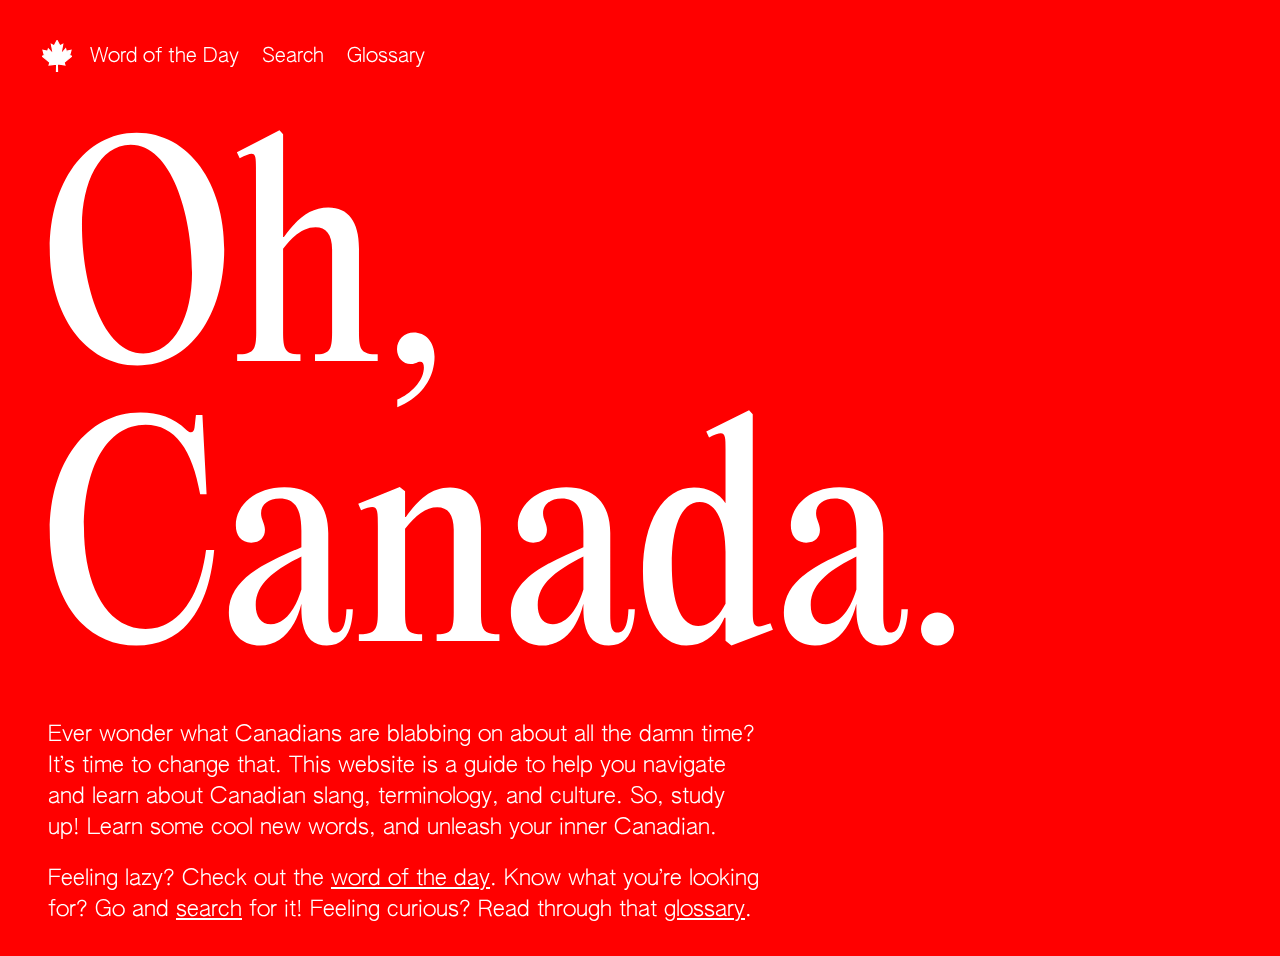
<file: ohcanada/index.html>
<!DOCTYPE html>
<html>
  <head>
    <meta charset="utf-8" />
    <meta http-equiv="X-UA-Compatible" content="IE=edge" />
    <title>Oh, Canada.</title>
    <link href="assets/images/favicon-2.ico" rel="icon" sizes="any" />
    <link href="assets/images/favicon-2.svg" rel="icon" type="image/svg+xml" />
    <link href="assets/images/touch.png" rel="apple-touch-icon" />
    <meta name="description" content="" />
    <meta name="viewport" content="width=device-width, initial-scale=1" />
    <link rel="stylesheet" href="assets/styles/reset.css" />
    <link rel="stylesheet" href="assets/styles/common.css" />
    <link rel="stylesheet" href="assets/styles/index.css" />
    <!-- <script src="assets/index.js" async defer></script> -->
  </head>
  <body>
    <nav>
      <a class="" href="index.html">
        <svg
          id="maple-leaf"
          class="leaf-selected"
          data-name="Layer 1"
          xmlns="http://www.w3.org/2000/svg"
          viewBox="0 0 395.08 423.77"
        >
          <defs></defs>
          <path
            class="cls-1 fill"
            d="M204.54,420.41l-2.24-98.56a11.72,11.72,0,0,1,2.24-3.36c1.12-1.12,2.24-1.68,2.8-2.24,31.36,3.92,62.72,8.4,94.08,12.32l-9-28a24.25,24.25,0,0,1-.56-2.8A4.28,4.28,0,0,1,293,295c32.48-26.88,64.4-53.2,96.88-80.08l-21.28-10.08c-.56-.56-3.92-1.12-3.92-5,0-1.68.56-5.6,1.12-6.16,5.6-20.16,10.08-37.52,15.68-57.68l-51,10.64c-1.12,0-6.16,1.68-7.84,0a42.64,42.64,0,0,1-3.92-5c-2.8-9-4.48-15.68-7.28-25.2l-43.68,49.28c-2.24,2.8-6.16,3.36-9.52,2.24a8.37,8.37,0,0,1-4.48-10.08c6.16-33,12.88-66.08,19-99.68L243.73,73.21c-1.12,0-3.36,1.68-6.71.56-3.93-1.12-4.49-3.92-5-4.48C220.78,48,209.58,27.29,198.37,6c-11.2,21.28-22.39,42-33.6,63.28-.56,1.12-1.12,3.92-5,4.48-3.92,1.12-5.6-.56-6.72-.56L123.89,58.09c6.16,33,12.88,66.08,19,99.68a8.39,8.39,0,0,1-4.48,10.08c-3.36,1.68-6.72.56-9.52-2.24L83.58,116.32c-2.8,9-4.48,15.68-7.28,25.2a42.64,42.64,0,0,1-3.92,5c-1.68,1.68-6.72,0-7.84,0l-51-10.64c5.6,20.16,10.08,37.52,15.68,57.68.55.56,1.12,4.48,1.12,6.16,0,3.92-3.36,4.48-3.92,5L5.17,214.88c32.48,26.88,64.4,53.2,96.88,80.08.56.56.56,1.68,1.13,2.8,0,1.12,0,2.24-.56,2.8l-9,28.57c31.36-3.93,62.72-8.4,94.08-12.32.56.55,1.68,1.12,2.8,2.23a11.85,11.85,0,0,1,2.24,3.36L190.54,421h14Z"
            transform="translate(0)"
          />
        </svg>
      </a>

      <a class="button" href="wordoftheday.html">Word of the Day</a>

      <a class="button" href="search.html">Search</a>

      <a class="button" href="glossary.html">Glossary</a>
    </nav>

    <h1 class="big-title">
      Oh, <br />
      Canada.
    </h1>

    <!-- <svg
      id="caret"
      version="1.1"
      viewBox="0 0 700 700"
      xmlns="http://www.w3.org/2000/svg"
    >
      <path
        d="m513.33 221.67c0.003907 3.0938-1.2266 6.0625-3.418 8.2461l-151.67 151.67h0.003906c-2.1875 2.1875-5.1562 3.418-8.25 3.418s-6.0625-1.2305-8.2461-3.418l-151.67-151.67c-4.4219-4.5781-4.3594-11.852 0.14062-16.352s11.777-4.5664 16.355-0.14453l143.42 143.42 143.42-143.42c3.3359-3.3359 8.3555-4.332 12.711-2.5273 4.3594 1.8047 7.2031 6.0586 7.2031 10.777z"
      />
    </svg> -->

    <div class="description-container">
      <p class="description">
        Ever wonder what Canadians are blabbing on about all the damn time?
        It’s&nbsp;time to change that. This website is a guide to help you
        navigate and learn about Canadian slang, terminology, and culture. So,
        study up! Learn some cool new words, and unleash your
        inner&nbsp;Canadian.
      </p>

      <p class="description">
        Feeling lazy? Check out the
        <a href="wordoftheday.html" class="extraspace">word of the day</a>. Know
        what you’re looking for? Go and
        <a href="search.html" class="extraspace">search</a> for it! Feeling
        curious? Read through that&nbsp;<a
          href="glossary.html"
          class="extraspace"
          >glossary</a
        >.
      </p>
    </div>
  </body>
</html>
</file>
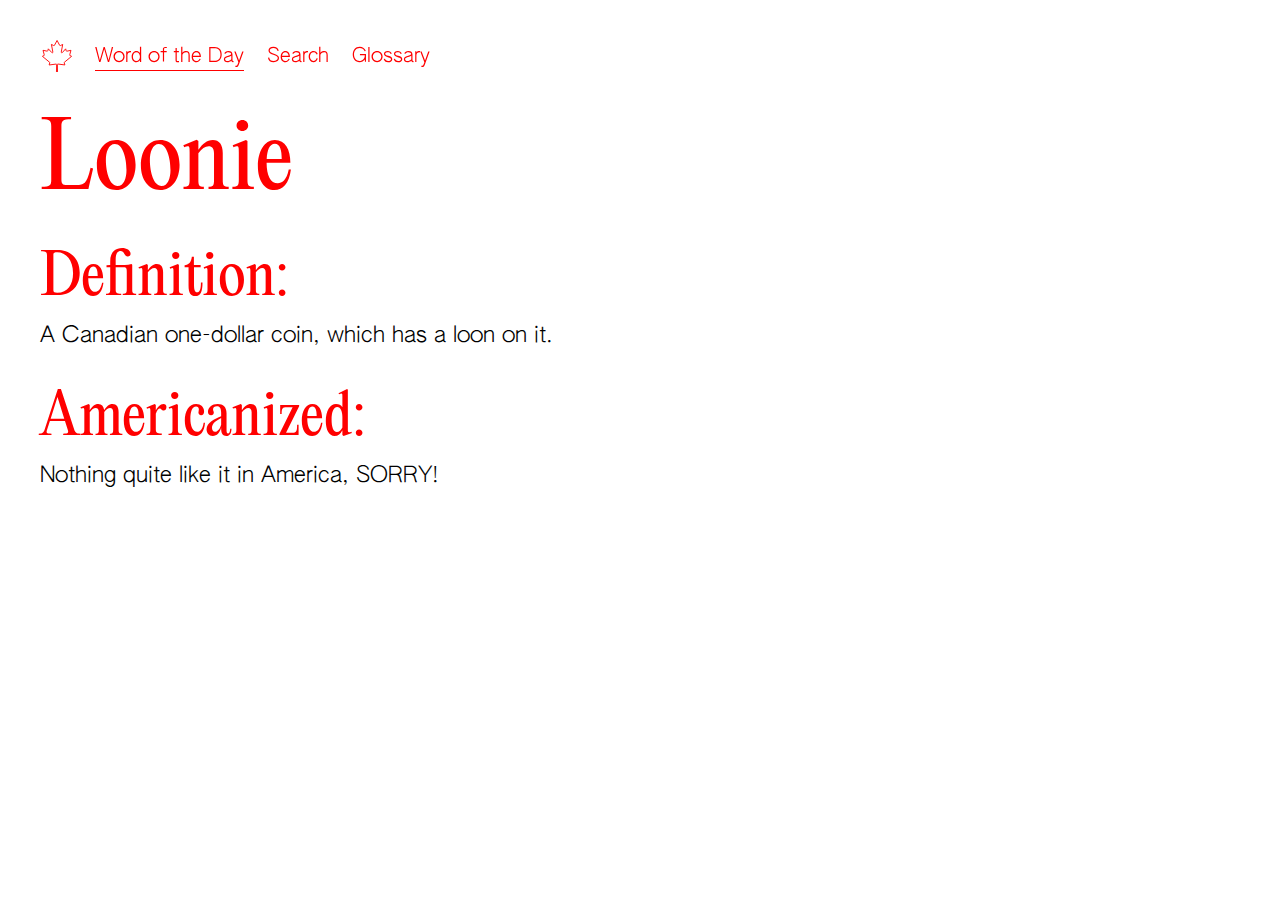
<file: ohcanada/wordoftheday.html>
<!DOCTYPE html>
<html>
  <head>
    <meta charset="utf-8" />
    <meta http-equiv="X-UA-Compatible" content="IE=edge" />
    <title>Word of the Day</title>
    <link href="assets/images/favicon-2.ico" rel="icon" sizes="any" />
    <link href="assets/images/favicon-2.svg" rel="icon" type="image/svg+xml" />
    <link href="assets/images/touch.png" rel="apple-touch-icon" />
    <meta name="description" content="" />
    <meta name="viewport" content="width=device-width, initial-scale=1" />
    <link rel="stylesheet" href="assets/styles/reset.css" />
    <link rel="stylesheet" href="assets/styles/common.css" />
    <script src="https://cdnjs.cloudflare.com/ajax/libs/jquery/3.4.1/jquery.min.js"></script>
    <script src="assets/wordofday.js" async defer></script>
  </head>
  <body>
    <nav>
      <a class="" href="index.html">
        <svg
          id="maple-leaf"
          data-name="Layer 1"
          xmlns="http://www.w3.org/2000/svg"
          viewBox="0 0 395.08 423.77"
        >
          <defs></defs>
          <path
            class="cls-1"
            d="M204.54,420.41l-2.24-98.56a11.72,11.72,0,0,1,2.24-3.36c1.12-1.12,2.24-1.68,2.8-2.24,31.36,3.92,62.72,8.4,94.08,12.32l-9-28a24.25,24.25,0,0,1-.56-2.8A4.28,4.28,0,0,1,293,295c32.48-26.88,64.4-53.2,96.88-80.08l-21.28-10.08c-.56-.56-3.92-1.12-3.92-5,0-1.68.56-5.6,1.12-6.16,5.6-20.16,10.08-37.52,15.68-57.68l-51,10.64c-1.12,0-6.16,1.68-7.84,0a42.64,42.64,0,0,1-3.92-5c-2.8-9-4.48-15.68-7.28-25.2l-43.68,49.28c-2.24,2.8-6.16,3.36-9.52,2.24a8.37,8.37,0,0,1-4.48-10.08c6.16-33,12.88-66.08,19-99.68L243.73,73.21c-1.12,0-3.36,1.68-6.71.56-3.93-1.12-4.49-3.92-5-4.48C220.78,48,209.58,27.29,198.37,6c-11.2,21.28-22.39,42-33.6,63.28-.56,1.12-1.12,3.92-5,4.48-3.92,1.12-5.6-.56-6.72-.56L123.89,58.09c6.16,33,12.88,66.08,19,99.68a8.39,8.39,0,0,1-4.48,10.08c-3.36,1.68-6.72.56-9.52-2.24L83.58,116.32c-2.8,9-4.48,15.68-7.28,25.2a42.64,42.64,0,0,1-3.92,5c-1.68,1.68-6.72,0-7.84,0l-51-10.64c5.6,20.16,10.08,37.52,15.68,57.68.55.56,1.12,4.48,1.12,6.16,0,3.92-3.36,4.48-3.92,5L5.17,214.88c32.48,26.88,64.4,53.2,96.88,80.08.56.56.56,1.68,1.13,2.8,0,1.12,0,2.24-.56,2.8l-9,28.57c31.36-3.93,62.72-8.4,94.08-12.32.56.55,1.68,1.12,2.8,2.23a11.85,11.85,0,0,1,2.24,3.36L190.54,421h14Z"
            transform="translate(0)"
          />
        </svg>
      </a>

      <a class="button selected" href="wordoftheday.html">Word of the Day</a>

      <a class="button" href="search.html">Search</a>

      <a class="button" href="glossary.html">Glossary</a>
    </nav>

    <ul id="wordofdaycontainer">
      <h1 class="term"></h1>
      <h2>Definition:</h2>
      <p class="term-definition"></p>
      <h2>Americanized:</h2>
      <p class="american-version"></p>
    </ul>
  </body>
</html>
</file>
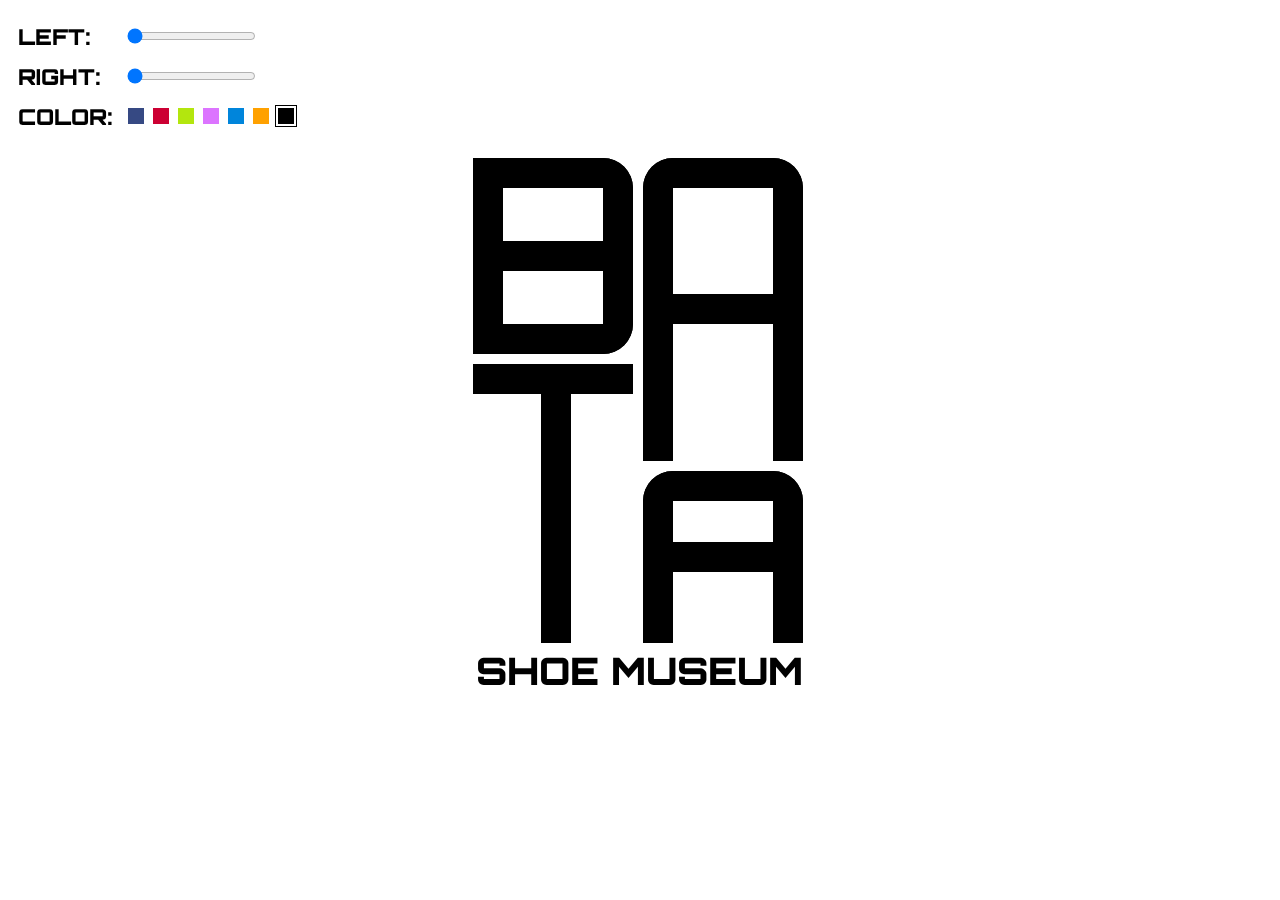
<file: assets/bata/bata-generator.html>
<!DOCTYPE html>
<html>
  <head>
    <meta charset="utf-8" />
    <meta http-equiv="X-UA-Compatible" content="IE=edge" />
    <title></title>
    <meta name="description" content="" />
    <meta name="viewport" content="width=device-width, initial-scale=1" />
    <link rel="preconnect" href="https://fonts.gstatic.com" />
    <link
      href="https://fonts.googleapis.com/css2?family=Orbitron:wght@400;500;600;700;800;900&display=swap"
      rel="stylesheet"
    />
    <link rel="stylesheet" href="bata-styles.css" />
  </head>
  <body>

  <div class="generator"> 
      <div>
        <h1 class="left">LEFT:</h1>
        <input type="range" id="leftslider" min="93" max="380" value="90" />

        <h1 class="right">RIGHT:</h1>
        <input type="range" id="rightslider" min="93" max="380" value="90" />

        <h1 class="color">COLOR:</h1>
        <!-- <input type="button" id="colorbutton" value="Change Color" onclick="changeCC()"> -->
      </div>

      <div class="container">
        <div id="square1" class="square">
          <div id="bvertical1"></div>
          <div id="bvertical2"></div>

          <div id="btophorizontal"></div>
          <div id="bmiddlehorizontal"></div>
          <div id="bbottomhorizontal"></div>
        </div>

        <div id="square2" class="square">
          <div id="a1vertical1"></div>
          <div id="a1vertical2"></div>

          <div id="a1tophorizontal"></div>
          <div id="a1middlehorizontal"></div>
        </div>

        <div id="square3" class="square">
          <div id="ttophorizontal"></div>
          <div id="tvertical3"></div>
        </div>

        <div id="square4" class="square">
          <div id="a2vertical1"></div>
          <div id="a2vertical2"></div>

          <div id="a2tophorizontal"></div>
          <div id="a2middlehorizontal"></div>
        </div>
        <h1 id="shoe">SHOE MUSEUM</h1>
      </div>

      <div class="shape" id="navy">
        <div class="outline" id="navyoutline"></div>
      </div>
      <div class="shape" id="red">
        <div class="outline" id="redoutline"></div>
      </div>
      <div class="shape" id="green">
        <div class="outline" id="greenoutline"></div>
      </div>
      <div class="shape" id="pink">
        <div class="outline" id="pinkoutline"></div>
      </div>
      <div class="shape" id="blue">
        <div class="outline" id="blueoutline"></div>
      </div>
      <div class="shape" id="orange">
        <div class="outline" id="orangeoutline"></div>
      </div>
      <div class="shape" id="black">
        <div class="outline" id="blackoutline"></div>
      </div>

  </div>

    <script src="bata-script.js" async defer></script>
  </body>
</html>
</file>
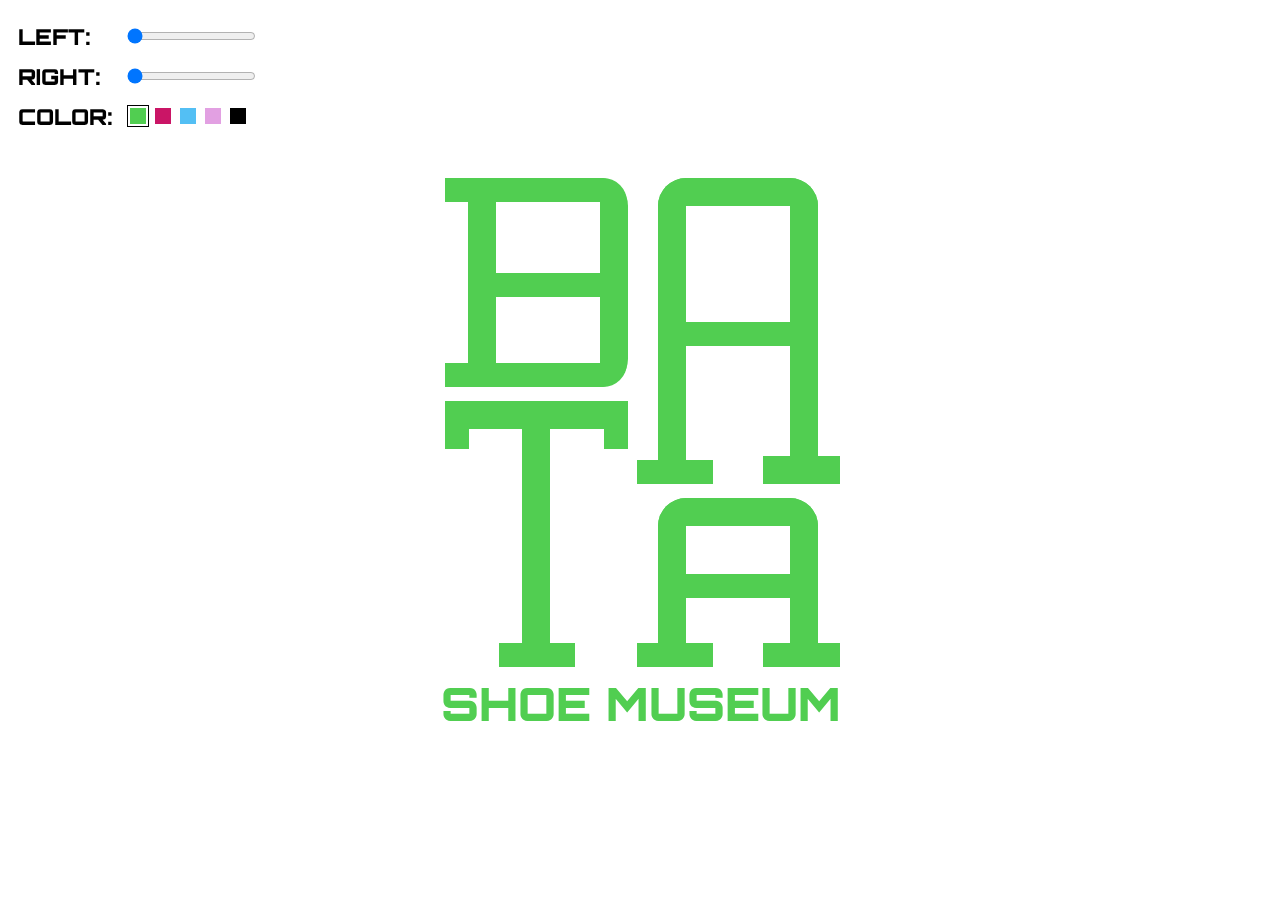
<file: assets/images/bata/bata-generator.html>
<!DOCTYPE html>
<html>
  <head>
    <meta charset="utf-8" />
    <meta http-equiv="X-UA-Compatible" content="IE=edge" />
    <title>Bata Shoe Museum Logo Generator</title>
    <meta name="description" content="" />
    <meta name="viewport" content="width=device-width, initial-scale=1" />
    <link rel="icon" type="image/x-icon" href="favicon.ico" />
    <link rel="preconnect" href="https://fonts.gstatic.com" />
    <link
      href="https://fonts.googleapis.com/css2?family=Orbitron:wght@400;500;600;700;800;900&display=swap"
      rel="stylesheet"
    />
    <link rel="stylesheet" href="bata-styles.css" />
  </head>
  <body>
    <h1 class="mobile-message">
      Check out the logo generator on&nbsp;desktop!
    </h1>

    <div class="generator">
      <div>
        <h1 class="left">LEFT:</h1>

        <input type="range" id="leftslider" min="110" max="370" value="90" />

        <h1 class="right">RIGHT:</h1>
        <input type="range" id="rightslider" min="110" max="370" value="90" />

        <h1 class="color">COLOR:</h1>
        <!-- <input type="button" id="colorbutton" value="Change Color" onclick="changeCC()"> -->
      </div>

      <div class="container">
        <div id="square1" class="square">
          <div id="bvertical1"></div>
          <div id="bvertical2"></div>

          <div id="btophorizontal"></div>
          <div id="bmiddlehorizontal"></div>
          <div id="bbottomhorizontal"></div>
        </div>

        <div id="square2" class="square">
          <div id="a1vertical1"></div>
          <div id="a1vertical2"></div>

          <div id="a1tophorizontal"></div>
          <div id="a1middlehorizontal"></div>
          <div id="a1lefthorizontal"></div>
          <div id="a1righthorizontal"></div>
        </div>

        <div id="square3" class="square">
          <div id="tbottomhorizontal"></div>
          <div id="ttophorizontal"></div>
          <div id="tvertical1"></div>
          <div id="tvertical2"></div>
          <div id="tvertical3"></div>
        </div>

        <div id="square4" class="square">
          <div id="a2vertical1"></div>
          <div id="a2vertical2"></div>

          <div id="a2tophorizontal"></div>
          <div id="a2middlehorizontal"></div>
          <div id="a2lefthorizontal"></div>
          <div id="a2righthorizontal"></div>
        </div>
        <h1 id="shoe">SHOE MUSEUM</h1>
      </div>

     <div class="row"> 
      <div class="shape" id="green">
        <div class="outline" id="greenoutline"></div>
      </div>
      <div class="shape" id="pink">
        <div class="outline" id="pinkoutline"></div>
      </div>
      <div class="shape" id="blue">
        <div class="outline" id="blueoutline"></div>
      </div>
      <div class="shape" id="orange">
        <div class="outline" id="orangeoutline"></div>
      </div>
      <div class="shape" id="black">
        <div class="outline" id="blackoutline"></div>
      </div>
    </div>

    <script src="bata-script.js" async defer></script>
  </body>
</html>
</file>
<file: ohcanada/assets/styles/common.css>
:root{
    --header: 40px;
    --header-leading: calc(var(--header) + 8px);
    --subhead: calc(var(--header) / 1.6);
    --thirdhead: calc(var(--header) / 1.8);
    --body: calc(var(--header) / 2.4);
    --body-leading: calc(var(--header) / 1.85);
    --button: 14px;
    --left-margin: 15px;
    --spacing: 135px;
    --text-color: red;
    --other-color: white;
}

@font-face {
	font-family: 'PP Editorial New';
	src: url('../fonts/PPEditorialNew-Regular.otf') format('truetype');
    font-weight: 100;
 }

 @font-face {
	font-family: 'Authentic Sans';
	src: url('../fonts/AUTHENTICSans-60.otf') format('truetype');
    font-weight: 100;
 }

 @font-face {
	font-family: 'Authentic Sans';
	src: url('../fonts/AUTHENTICSans-90.otf') format('truetype');
    font-weight: 200;
 }


body{
    font-family: 'PP Editorial New';
}

nav{
    position: fixed;
    top: 20px;
    left: calc(var(--left-margin) - 9px);
    margin-left: 14px;
    gap: 10px;
    /* background-color: purple;
    width: 350px;
    height: 40px; */
}

.button{
    font-family: 'Authentic Sans';
    font-weight: 100;
    font-size: var(--button);
    /* border-bottom: 1px var(--text-color) solid; */
    /* background-color: var(--other-color); */
    color: var(--text-color);
    margin: 8px;
    padding: 8px;
    padding-bottom: 4px;
    padding-left: 0px;
    padding-right: 0px;
    /* border-radius: 25px; */
}

button:hover{
    cursor: pointer;
}

.button:hover{
    cursor: pointer;
}

.selected{
    /* background-color: var(--text-color); */
    color: var(--text-color);
    border-bottom: 1px var(--text-color) solid;
}

h1{
    font-size: var(--header);
    line-height: var(--header-leading);
    /* font-weight: bold; */
    margin-left: calc(var(--left-margin) + 5px);
    margin-top: 114px;
    color: var(--text-color);
}

h2{
    font-size: var(--subhead);
    /* font-weight: bold; */
    margin-left: calc(var(--left-margin) + 5px);
    margin-top: 30px;
    color: var(--text-color);
}

h3{
    margin-left: calc(var(--left-margin) + 30px);
    font-size: var(--thirdhead);
}

p{
    font-family: 'Authentic Sans';
    font-size: var(--body);
    font-weight: 100;
    line-height: var(--body-leading);
    margin-left: calc(var(--left-margin) + 5px);
    margin-top: 6px;
    max-width: 46ch;
    margin-right: 20px;
}

.description{
    margin-top: 20px;
    margin-left: 21px;
    max-width: 55ch;
}


em{
    font-style: italic;
}


input{
    border: 1px var(--text-color) solid;
}

#maple-leaf{
    width: 30px;
    stroke-width: 14px;
    margin-top: 10px;
    margin-right: 5px;
    position: relative;
    top: 10px;
}

.cls-1{
    fill: none;
    stroke: red;
    stroke-miterlimit: 56;
    stroke-width: 12px;
}

.fill{
    fill: white;
}


@media (min-width: 500px) {

    button:hover{
        opacity: 0.7; 
    }
    
    .button:hover{
        opacity: 0.7;
    }

    .button{
        margin: 10px;
    }
}

@media (min-width: 700px) {
    :root{
        --header: 80px;
        --left-margin: 30px;
        --body: calc(var(--header) / 3.6);
        --body-leading: calc(var(--header) / 2.6);
        --button: 20px;
    }

    nav{
        position: fixed;
        /* top: 40px; */
        left: calc(var(--left-margin) - 2px);
    }

    h1{
        margin-left: 40px;
    }

    h2{
        margin-left: 40px;
    }

    p{
        margin-left: 40px;
        max-width: 42ch;
    }

    #maple-leaf{
        margin-right: 10px;
    }

    .description{
        margin-top: 20px;
        margin-left: 36px;
        max-width: 55ch;
    }

}

@media (min-width: 1100px) {
    :root{
        --header: 90px;
        --body: 22px;
        --body-leading: 31px;
        
    }

    p{
        max-width: 52ch;
    }
}
</file>
<file: ohcanada/assets/styles/index.css>
:root {
  --text-color: white;
  --other-color: red;
}

body {
  background-color: red;
  color: white;
}

#maple-leaf {
  width: 30px;
  stroke-width: 14px;
  margin-top: 10px;
  margin-right: 5px;
  position: relative;
  top: 10px;
}

.cls-1 {
  fill: none;
  stroke: white;
  stroke-miterlimit: 56;
  stroke-width: 16px;
}

.fill {
  fill: white;
}

#wordofdaycontainer {
  margin-left: 8px;
}

.extraspace {
  margin-left: 0px;
  margin-right: 0px;
  padding-bottom: 3px;
  text-decoration: underline;
}

.extraspace:hover {
  opacity: 0.7;
}

.big-title {
  font-size: 100px;
  line-height: 100px;
  margin-top: 200px;
  top: -80px;
  position: absolute;
}

#caret {
  display: none;
  /* transition: ease 1s; */
}

.description-container {
  position: relative;
  /* margin-top: 340px; */
  top: 340px;
  margin-left: 4px;
  /* transition: ease 3s; */
}

@media (min-width: 500px) {
  .big-title {
    font-size: 120px;
    line-height: 120px;
    /* margin-top: 120px; */
  }

  .description-container {
    top: 380px;
    /* bottom: 0px; */
    /* bottom: -2080px; */
    /* transition: ease 3s; */
  }
}

@media (min-width: 700px) {
  #wordofdaycontainer {
    margin-left: 12px;
  }

  .big-title {
    font-size: 140px;
    line-height: 140px;
    margin-top: 230px;
  }

  .description-container {
    margin-top: 90px;
    /* bottom: -1000px; */
    /* transition: ease 3s; */
  }

  .description {
    margin-left: 44px;
  }
}

@media (min-width: 1200px) {
  .big-title {
    font-size: 280px;
    line-height: 280px;
    margin-top: 140px;
    top: 0px;
    transition: ease 1s;
  }

  .small-title {
    font-size: 155px;
    line-height: 155px;
    margin-top: 130px;
    position: fixed;
    transition: ease 1s;
  }

  #caret {
    width: 70px;
    height: 70px;
    display: flex;
    fill: white;
    /* position: relative;
    bottom: -660px; */
    position: absolute;
    bottom: 0px;
    left: calc(50% - 35px);

    justify-content: center;
    transition: ease 1s;
  }

  .description-container {
    position: absolute;
    margin-top: 320px;
    /* margin-top: 0px; */
    /* margin-top: 750px; */
    /* bottom: 100px; */
    padding-bottom: 30px;
  }
}

@media (min-width: 1100px) {
  p {
    max-width: 43ch;
  }
}
</file>
<file: assets/bata/bata-styles.css>
body {
  width: 100%;
  height: 100%;
  position: fixed;
}

.container {
  /* background-color: blue; */
  height: 380px;
  width: 350px;
  position: absolute;
  left: calc(50% - 185px);
  top: 140px;
}

.square {
  background-color: white;
  height: 160px;
  width: 160px;
  margin: 10px;
  position: absolute;
}

#square1 {
  margin-bottom: 20px;
}

/* letter b: */
#bvertical1 {
  width: 30px;
  height: 100%;
  background-color: black;
  position: absolute;
  left: 0px;
}

#bvertical2 {
  width: 30px;
  height: 100%;
  background-color: black;
  position: absolute;
  right: 0px;
  border-top-right-radius: 100px;
  border-bottom-right-radius: 100px;
}

#btophorizontal {
  height: 30px;
  width: 100%;
  background-color: black;
  position: absolute;
  top: 0px;
  border-top-right-radius: 100px;
}

#bmiddlehorizontal {
  height: 30px;
  width: 100%;
  background-color: black;
  position: absolute;
  bottom: calc(50% - 15px);
}

#bbottomhorizontal {
  height: 30px;
  width: 100%;
  background-color: black;
  position: absolute;
  bottom: 0px;
  border-bottom-right-radius: 100px;
}

/* letter a1: */
#square2 {
  right: 0px;
  top: 0px;
}

#a1vertical1 {
  width: 30px;
  height: 100%;
  background-color: black;
  position: absolute;
  left: 0px;
  border-top-left-radius: 100px;
}

#a1vertical2 {
  width: 30px;
  height: 100%;
  background-color: black;
  position: absolute;
  right: 0px;
  border-top-right-radius: 100px;
}

#a1tophorizontal {
  height: 30px;
  width: 100%;
  background-color: black;
  position: absolute;
  top: 0px;
  border-top-right-radius: 100px;
  border-top-left-radius: 100px;
}

#a1middlehorizontal {
  height: 30px;
  width: 100%;
  background-color: black;
  position: absolute;
  bottom: calc(50% - 15px);
}

/* letter t: */

#square3 {
  left: 0px;
  position: absolute;
  bottom: -125px;
}

#ttophorizontal {
  height: 30px;
  width: 100%;
  background-color: black;
  position: absolute;
  top: 0px;
}

#tvertical3 {
  width: 30px;
  height: 100%;
  background-color: black;
  position: absolute;
  left: calc(50% - 12.5px);
}

/* letter a2: */

#square4 {
  right: 0px;
  position: absolute;
  bottom: -125px;
}

#a2vertical1 {
  width: 30px;
  height: 100%;
  background-color: black;
  position: absolute;
  left: 0px;
  border-top-left-radius: 100px;
}

#a2vertical2 {
  width: 30px;
  height: 100%;
  background-color: black;
  position: absolute;
  right: 0px;
  border-top-right-radius: 100px;
}

#a2tophorizontal {
  height: 30px;
  width: 100%;
  background-color: black;
  position: absolute;
  top: 0px;
  border-top-right-radius: 100px;
  border-top-left-radius: 100px;
}

#a2middlehorizontal {
  height: 30px;
  width: 100%;
  background-color: black;
  position: absolute;
  bottom: calc(50% - 15px);
}

#logo {
  width: 330px;
  position: absolute;
  left: calc(50% - 165px);
  top: 605px;
}

.left {
  font-family: 'Orbitron', sans-serif;
  font-weight: 900;
  font-size: 22px;
  left: 10px;
  top: 0px;
  position: absolute;
}

#leftslider {
  position: absolute;
  top: 18px;
  left: 117px;
}

.right {
  font-family: 'Orbitron', sans-serif;
  font-weight: 900;
  font-size: 22px;
  left: 10px;
  top: 40px;
  position: absolute;
}

.color {
  font-family: 'Orbitron', sans-serif;
  font-weight: 900;
  font-size: 22px;
  left: 10px;
  top: 80px;
  position: absolute;
}

#rightslider {
  position: absolute;
  top: 58px;
  left: 117px;
}

#colorbutton {
  position: absolute;
  top: 100px;
}

#shoe {
  font-family: 'Orbitron', sans-serif;
  font-weight: 900;
  font-size: 38px;
  /* position: relative; */
  margin-left: 3px;
  margin-top: 499px;
  text-align: center;
}

.shape {
  height: 16px;
  width: 16px;
  /* border-radius: 50%; */
  position: absolute;
  top: 100px;
}

.outline {
  height: 20px;
  width: 20px;
  position: fixed;
  top: 105px;
  border: 0.25px solid black;
  border-width: 1px;
}

#navy {
  background-color: rgb(54, 73, 131);
  left: 120px;
}

#navyoutline {
  left: 125px;
  display: none;
}

/* #navy:hover #navyoutline {
  cursor: pointer;
  display: block;
} */

#red {
  background-color: rgb(204, 0, 51);
  left: 145px;
}

#redoutline {
  left: 150px;
  display: none;
}

/* #red:hover #redoutline {
  cursor: pointer;
  display: block;
} */

#green {
  background-color: rgb(179, 230, 14);
  left: 170px;
}

#greenoutline {
  left: 175px;
  display: none;
}

/* #green:hover #greenoutline {
  cursor: pointer;
  display: block;
} */

#pink {
  background-color: rgb(220, 116, 337);
  left: 195px;
}

#pinkoutline {
  left: 200px;
  display: none;
}

/* #pink:hover #pinkoutline {
  cursor: pointer;
  display: block;
} */

#blue {
  background-color: rgb(0, 133, 219);
  left: 220px;
}

#blueoutline {
  left: 225px;
  display: none;
}

/* #blue:hover #blueoutline {
  cursor: pointer;
  display: block;
} */

#orange {
  background-color: rgb(255, 161, 0);
  left: 245px;
}

#orangeoutline {
  left: 250px;
  display: none;
}

#orange:hover #orangeoutline {
  cursor: pointer;
  /* display: block; */
}

#black {
  background-color: black;
  left: 270px;
}

#blackoutline {
  left: 275px;
  display: none;
}

/* .generator{
  display: none;
} */

/*   
@media (min-width: 600px){
  .generator{
    display: block;
  }

  .container {
    left: calc(50% - 175px);
    top: 150px;
  }
} */
</file>
<file: assets/images/bata/bata-styles.css>
body {
  width: 100%;
  height: 100%;
  position: fixed;
  background-color: rgb(222, 3, 3);
}

.generator {
  display: none;
}

.mobile-message {
  display: block;
  margin: 20px;
  font-family: sans-serif;
  color: white;
  font-weight: 100;
}

@media (min-width: 550px) {
  .mobile-message {
    display: none;
  }

  .generator {
    display: block;
  }

  body {
    background-color: white;
    /* background-color: rgb(246, 246, 246); */
  }

  .container {
    /* background-color: blue; */
    height: 500px;
    width: 350px;
    position: absolute;
    left: calc(50% - 190px);
    top: 160px;
    /* top: calc(50% - 270px); */
  }

  .square {
    background-color: white;
    /* background-color: rgb(246, 246, 246); */
    height: 160px;
    width: 160px;
    margin: 10px;
    position: absolute;
  }

  #square1 {
    margin-bottom: 20px;
  }

  /* letter b: */
  #bvertical1 {
    width: 28px;
    height: 100%;
    background-color: black;
    position: absolute;
    left: 0px;
  }

  #bvertical2 {
    width: 28px;
    height: 100%;
    background-color: black;
    position: absolute;
    right: 0px;
    border-top-right-radius: 100px;
    border-bottom-right-radius: 100px;
  }

  #btophorizontal {
    height: 24px;
    width: 114%;
    background-color: black;
    position: absolute;
    top: 0px;
    left: -23px;
    border-top-right-radius: 100px;
  }

  #bmiddlehorizontal {
    height: 24px;
    width: 100%;
    background-color: black;
    position: absolute;
    bottom: calc(50% - 15px);
  }

  #bbottomhorizontal {
    height: 24px;
    width: 114%;
    background-color: black;
    position: absolute;
    bottom: 0px;
    left: -23px;
    border-bottom-right-radius: 100px;
  }

  /* letter a1: */
  #square2 {
    right: -20px;
    top: 0px;
  }

  #a1vertical1 {
    width: 28px;
    height: 100%;
    background-color: black;
    position: absolute;
    left: 0px;
    border-top-left-radius: 100px;
  }

  #a1vertical2 {
    width: 28px;
    height: 100%;
    background-color: black;
    position: absolute;
    right: 0px;
    border-top-right-radius: 100px;
  }

  #a1tophorizontal {
    height: 28px;
    width: 100%;
    background-color: black;
    position: absolute;
    top: 0px;
    border-top-right-radius: 100px;
    border-top-left-radius: 100px;
  }

  #a1middlehorizontal {
    height: 24px;
    width: 100%;
    background-color: black;
    position: absolute;
    bottom: calc(50% - 15px);
  }

  #a1lefthorizontal {
    height: 24px;
    width: 48%;
    left: -21.5px;
    background-color: black;
    position: absolute;
    bottom: 0px;
  }

  #a1righthorizontal {
    height: 28px;
    width: 48%;
    right: -21.5px;
    background-color: black;
    position: absolute;
    bottom: 0px;
  }

  /* letter t: */

  #square3 {
    left: 0px;
    position: absolute;
    bottom: -9px;
  }

  #ttophorizontal {
    height: 28px;
    width: 114%;
    left: -23px;
    background-color: black;
    position: absolute;
    top: 0px;
  }

  #tbottomhorizontal {
    height: 24px;
    width: 48%;
    left: 30.5px;
    background-color: black;
    position: absolute;
    bottom: 0px;
  }

  #tvertical1 {
    width: 24px;
    height: 48px;
    background-color: black;
    position: absolute;
    left: -23px;
  }

  #tvertical2 {
    width: 24px;
    height: 48px;
    background-color: black;
    position: absolute;
    right: 0px;
  }

  #tvertical3 {
    width: 28px;
    height: 100%;
    background-color: black;
    position: absolute;
    left: calc(57% - 37px);
  }

  /* letter a2: */

  #square4 {
    right: -20px;
    position: absolute;
    bottom: -9px;
  }

  #a2vertical1 {
    width: 28px;
    height: 100%;
    background-color: black;
    position: absolute;
    left: 0px;
    border-top-left-radius: 100px;
  }

  #a2vertical2 {
    width: 28px;
    height: 100%;
    background-color: black;
    position: absolute;
    right: 0px;
    border-top-right-radius: 100px;
  }

  #a2tophorizontal {
    height: 28px;
    width: 100%;
    background-color: black;
    position: absolute;
    top: 0px;
    border-top-right-radius: 100px;
    border-top-left-radius: 100px;
  }

  #a2middlehorizontal {
    height: 24px;
    width: 100%;
    background-color: black;
    position: absolute;
    bottom: calc(50% - 15px);
  }

  #a2lefthorizontal {
    height: 24px;
    width: 48%;
    left: -21.5px;
    background-color: black;
    position: absolute;
    bottom: 0px;
  }

  #a2righthorizontal {
    height: 24px;
    width: 48%;
    right: -21.5px;
    background-color: black;
    position: absolute;
    bottom: 0px;
  }

  #logo {
    width: 328px;
    position: absolute;
    left: calc(50% - 165px);
    top: 605px;
  }

  .left {
    font-family: "Orbitron", sans-serif;
    font-weight: 900;
    font-size: 22px;
    left: 10px;
    top: 0px;
    position: absolute;
  }

  #leftslider {
    position: absolute;
    top: 18px;
    left: 117px;
  }

  .right {
    font-family: "Orbitron", sans-serif;
    font-weight: 900;
    font-size: 22px;
    left: 10px;
    top: 40px;
    position: absolute;
  }

  .color {
    font-family: "Orbitron", sans-serif;
    font-weight: 900;
    font-size: 22px;
    left: 10px;
    top: 80px;
    position: absolute;
  }

  #rightslider {
    position: absolute;
    top: 58px;
    left: 117px;
  }

  #colorbutton {
    position: absolute;
    top: 100px;
  }

  #shoe {
    font-family: "Orbitron", sans-serif;
    font-weight: 900;
    font-size: 46px;
    /* position: relative; */
    margin-left: 3px;
    margin-top: 506px;
    text-align: center;
    position: absolute;
    width: 130%;
    left: -13.5%;
  }

  .shape {
    height: 16px;
    width: 16px;
    /* border-radius: 50%; */
    position: absolute;
    top: 100px;
  }

  .outline {
    height: 20px;
    width: 20px;
    position: relative;
    top: -3px;
    left: -3px;
    /* top: 105px; */
    border: 0.25px solid black;
    border-width: 1px;
  }

  #navy {
    background-color: rgb(54, 73, 131);
    left: 120px;
  }

  #navyoutline {
    left: 125px;
    display: none;
  }

  /* #navy:hover #navyoutline {
  cursor: pointer;
  display: block;
} */

  #red {
    background-color: rgb(204, 0, 51);
    left: 145px;
  }

  #redoutline {
    left: 150px;
    display: none;
  }

  /* #red:hover #redoutline {
  cursor: pointer;
  display: block;
} */

  #green {
    background-color: #51ce51;
    left: 170px;
  }

  #greenoutline {
    /* left: 175px; */
    display: none;
  }

  /* #green:hover #greenoutline {
  cursor: pointer;
  display: block;
} */

  #pink {
    /* background-color: #f62dae; */
    background-color: #ca1566;
    left: 195px;
  }

  #pinkoutline {
    /* left: 200px; */
    display: none;
  }

  /* #pink:hover #pinkoutline {
  cursor: pointer;
  display: block;
} */

  #blue {
    background-color: #53bff4;
    left: 220px;
  }

  #blueoutline {
    /* left: 225px; */
    display: none;
  }

  /* #blue:hover #blueoutline {
  cursor: pointer;
  display: block;
} */

  #orange {
    background-color: #e2a0e2;
    left: 245px;
  }

  #orangeoutline {
    /* left: 0px; */
    display: none;
  }

  #orange:hover #orangeoutline {
    cursor: pointer;
    /* display: block; */
  }

  #black {
    background-color: black;
    left: 270px;
  }

  #blackoutline {
    /* left: 275px; */
    display: none;
  }

  .row {
    position: relative;
    left: -48px;
  }
  /* .generator{
  display: none;
} */

  /*   
@media (min-width: 600px){
  .generator{
    display: block;
  }

  .container {
    left: calc(50% - 175px);
    top: 150px;
  }
} */
}
</file>
